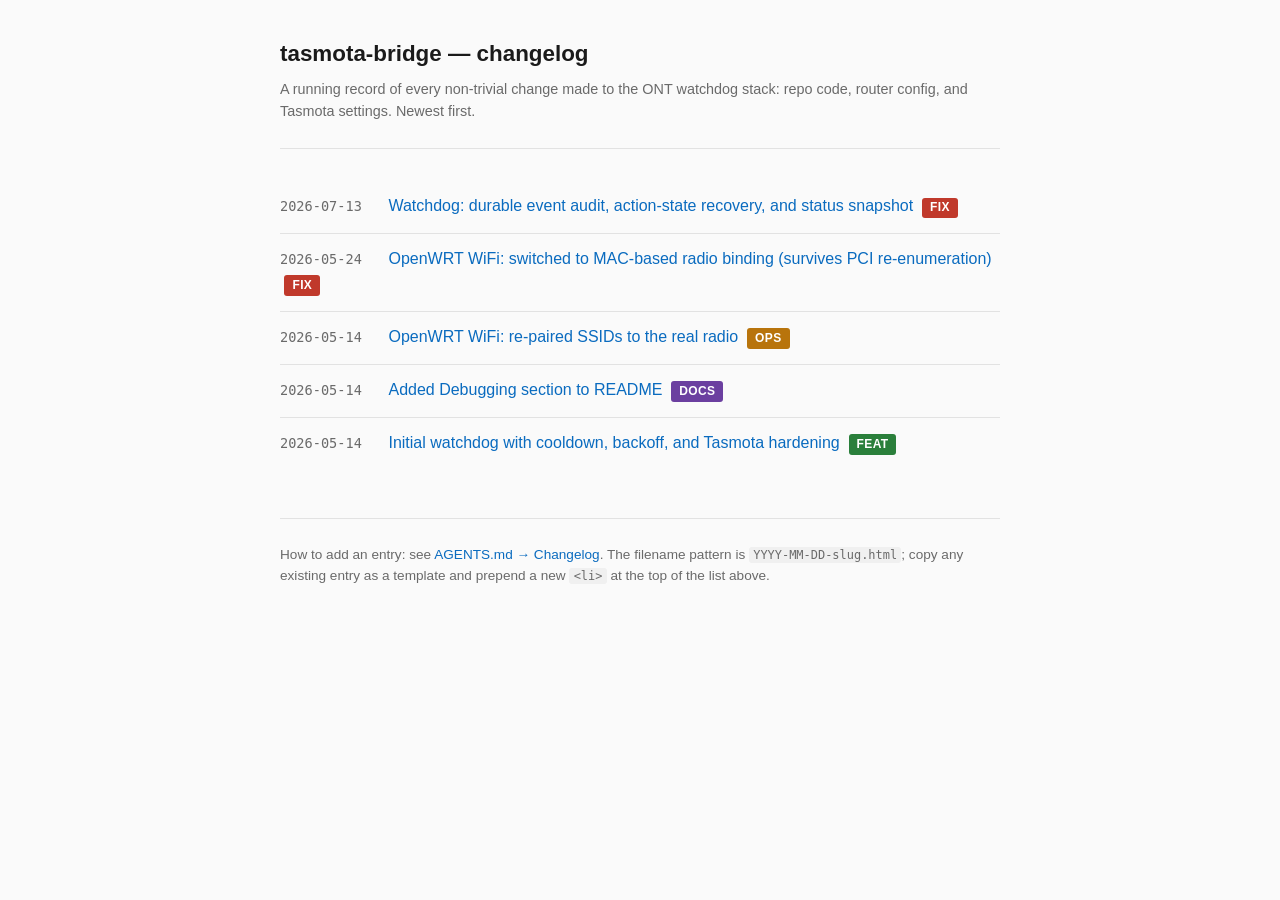
<file: changelog/index.html>
<!doctype html>
<html lang="en">
<head>
  <meta charset="utf-8">
  <meta name="viewport" content="width=device-width, initial-scale=1">
  <title>Changelog — tasmota-bridge</title>
  <link rel="stylesheet" href="style.css">
</head>
<body>
  <header class="site">
    <h1>tasmota-bridge — changelog</h1>
    <p class="sub">A running record of every non-trivial change made to the ONT watchdog stack: repo code, router config, and Tasmota settings. Newest first.</p>
  </header>

  <ul class="entry-list">
    <li>
      <span class="date">2026-07-13</span>
      <a href="2026-07-13-watchdog-audit-status.html">Watchdog: durable event audit, action-state recovery, and status snapshot</a>
      &nbsp;<span class="meta"><span class="tag fix">fix</span></span>
    </li>
    <li>
      <span class="date">2026-05-24</span>
      <a href="2026-05-24-openwrt-wifi-mac-binding.html">OpenWRT WiFi: switched to MAC-based radio binding (survives PCI re-enumeration)</a>
      &nbsp;<span class="meta"><span class="tag fix">fix</span></span>
    </li>
    <li>
      <span class="date">2026-05-14</span>
      <a href="2026-05-14-openwrt-wifi-fix.html">OpenWRT WiFi: re-paired SSIDs to the real radio</a>
      &nbsp;<span class="meta"><span class="tag ops">ops</span></span>
    </li>
    <li>
      <span class="date">2026-05-14</span>
      <a href="2026-05-14-debugging-docs.html">Added Debugging section to README</a>
      &nbsp;<span class="meta"><span class="tag docs">docs</span></span>
    </li>
    <li>
      <span class="date">2026-05-14</span>
      <a href="2026-05-14-watchdog-initial.html">Initial watchdog with cooldown, backoff, and Tasmota hardening</a>
      &nbsp;<span class="meta"><span class="tag feat">feat</span></span>
    </li>
  </ul>

  <footer class="entry-foot">
    <p>How to add an entry: see <a href="../AGENTS.md">AGENTS.md → Changelog</a>. The filename pattern is <code>YYYY-MM-DD-slug.html</code>; copy any existing entry as a template and prepend a new <code>&lt;li&gt;</code> at the top of the list above.</p>
  </footer>
</body>
</html>
</file>
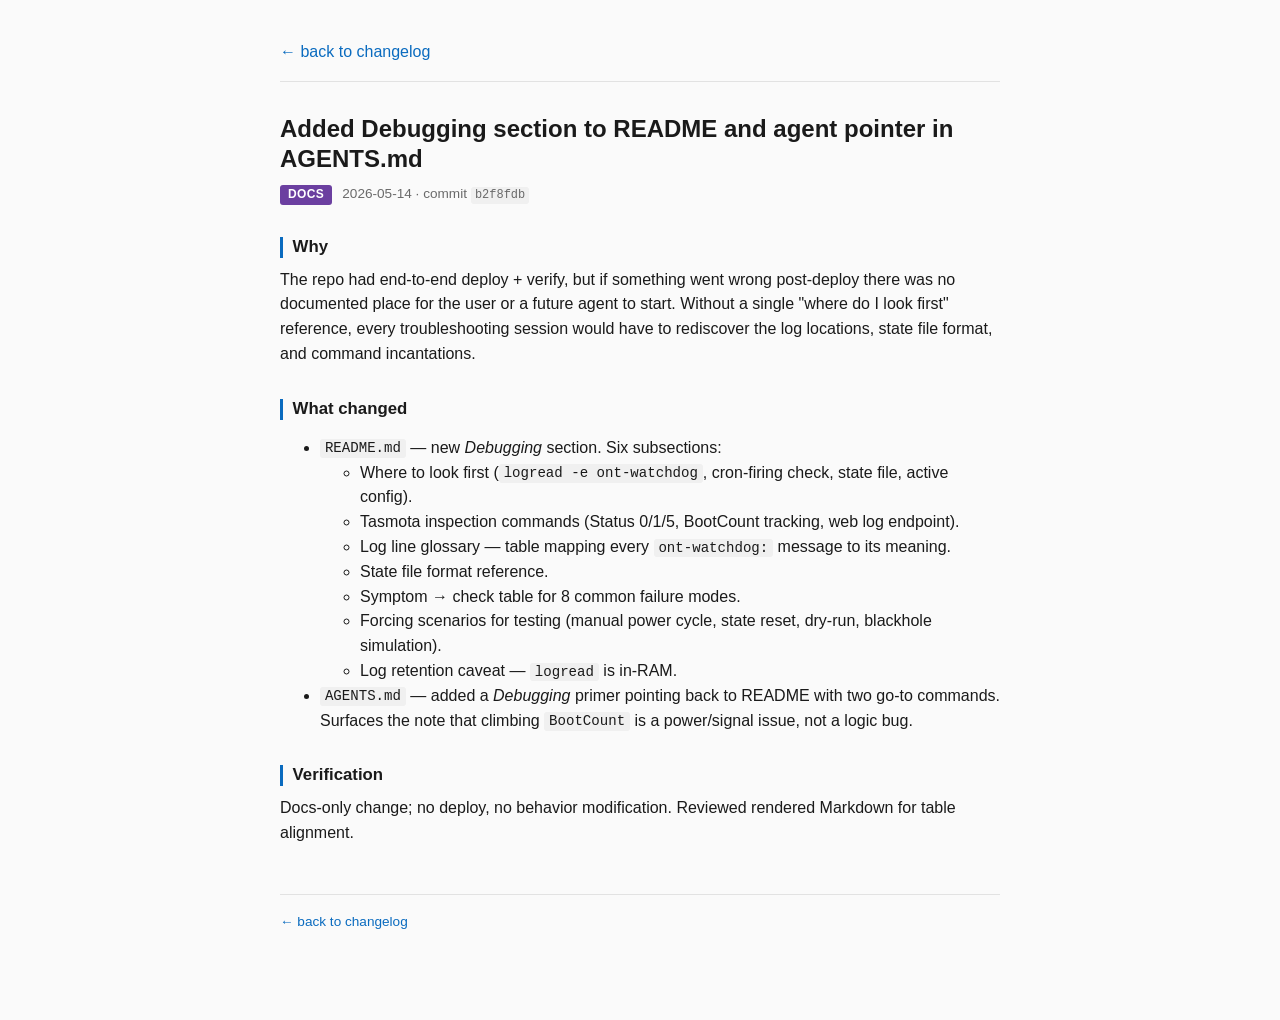
<file: changelog/2026-05-14-debugging-docs.html>
<!doctype html>
<html lang="en">
<head>
  <meta charset="utf-8">
  <meta name="viewport" content="width=device-width, initial-scale=1">
  <title>Debugging docs — tasmota-bridge changelog</title>
  <link rel="stylesheet" href="style.css">
</head>
<body>
  <header class="site">
    <a href="index.html">← back to changelog</a>
  </header>

  <article class="entry">
    <header>
      <h1>Added Debugging section to README and agent pointer in AGENTS.md</h1>
      <p class="meta">
        <span class="tag docs">docs</span>
        2026-05-14 &middot; commit <code>b2f8fdb</code>
      </p>
    </header>

    <section class="section">
      <h2>Why</h2>
      <p>The repo had end-to-end deploy + verify, but if something went wrong post-deploy there was no documented place for the user or a future agent to start. Without a single "where do I look first" reference, every troubleshooting session would have to rediscover the log locations, state file format, and command incantations.</p>
    </section>

    <section class="section">
      <h2>What changed</h2>
      <ul>
        <li><code>README.md</code> — new <em>Debugging</em> section. Six subsections:
          <ul>
            <li>Where to look first (<code>logread -e ont-watchdog</code>, cron-firing check, state file, active config).</li>
            <li>Tasmota inspection commands (Status 0/1/5, BootCount tracking, web log endpoint).</li>
            <li>Log line glossary — table mapping every <code>ont-watchdog:</code> message to its meaning.</li>
            <li>State file format reference.</li>
            <li>Symptom → check table for 8 common failure modes.</li>
            <li>Forcing scenarios for testing (manual power cycle, state reset, dry-run, blackhole simulation).</li>
            <li>Log retention caveat — <code>logread</code> is in-RAM.</li>
          </ul>
        </li>
        <li><code>AGENTS.md</code> — added a <em>Debugging</em> primer pointing back to README with two go-to commands. Surfaces the note that climbing <code>BootCount</code> is a power/signal issue, not a logic bug.</li>
      </ul>
    </section>

    <section class="section">
      <h2>Verification</h2>
      <p>Docs-only change; no deploy, no behavior modification. Reviewed rendered Markdown for table alignment.</p>
    </section>
  </article>

  <footer class="entry-foot">
    <a href="index.html">← back to changelog</a>
  </footer>
</body>
</html>
</file>
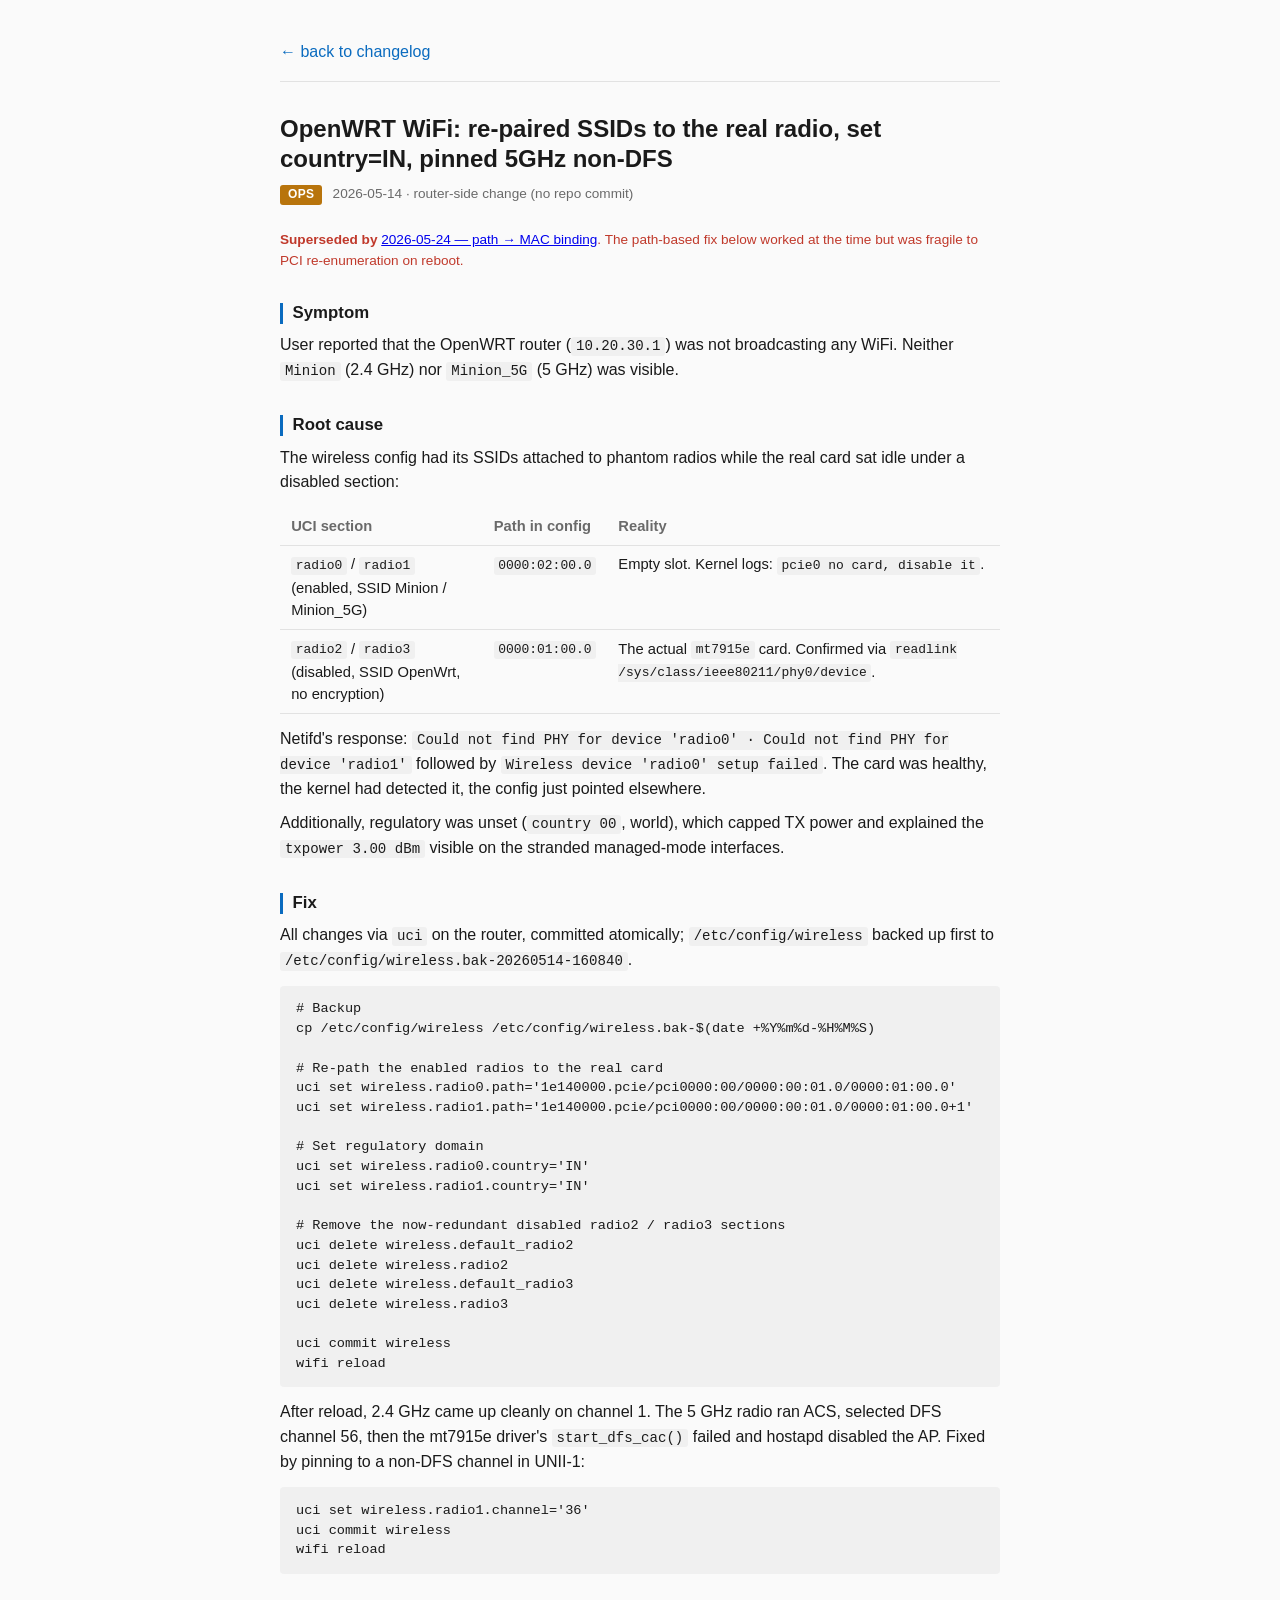
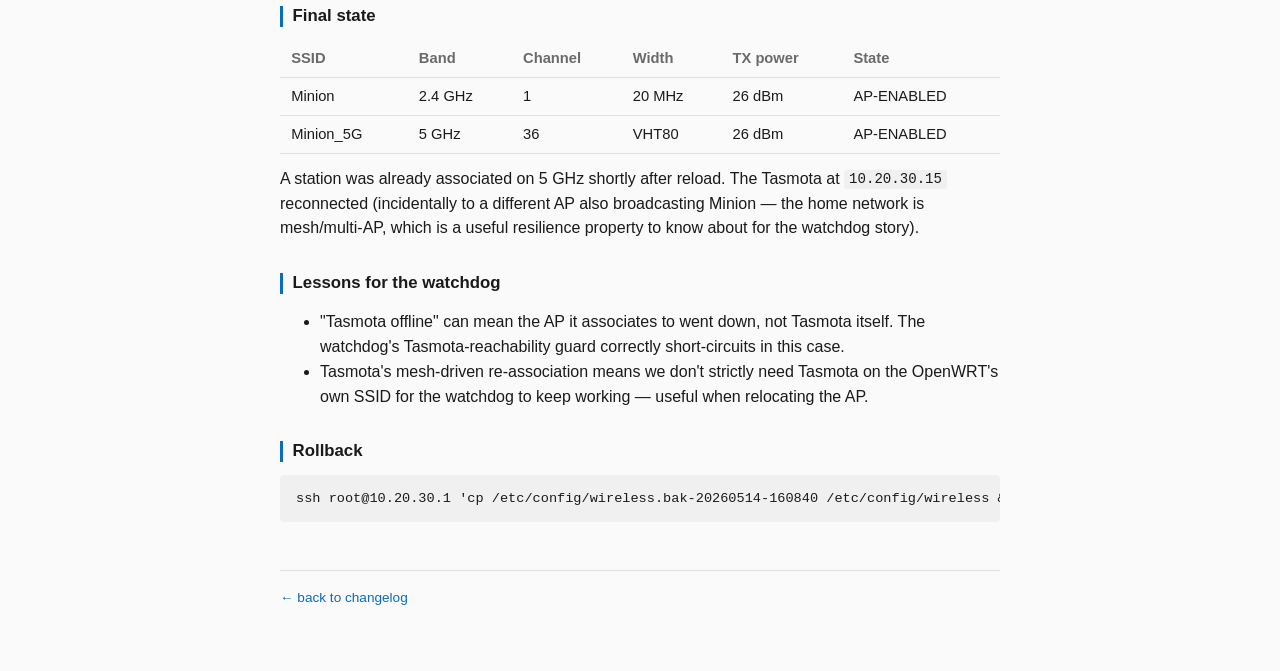
<file: changelog/2026-05-14-openwrt-wifi-fix.html>
<!doctype html>
<html lang="en">
<head>
  <meta charset="utf-8">
  <meta name="viewport" content="width=device-width, initial-scale=1">
  <title>OpenWRT WiFi fix — tasmota-bridge changelog</title>
  <link rel="stylesheet" href="style.css">
</head>
<body>
  <header class="site">
    <a href="index.html">← back to changelog</a>
  </header>

  <article class="entry">
    <header>
      <h1>OpenWRT WiFi: re-paired SSIDs to the real radio, set country=IN, pinned 5GHz non-DFS</h1>
      <p class="meta">
        <span class="tag ops">ops</span>
        2026-05-14 &middot; router-side change (no repo commit)
      </p>
      <p class="meta" style="color: var(--tag-fix);">
        <strong>Superseded by</strong>
        <a href="2026-05-24-openwrt-wifi-mac-binding.html">2026-05-24 — path → MAC binding</a>.
        The path-based fix below worked at the time but was fragile to PCI re-enumeration on reboot.
      </p>
    </header>

    <section class="section">
      <h2>Symptom</h2>
      <p>User reported that the OpenWRT router (<code>10.20.30.1</code>) was not broadcasting any WiFi. Neither <code>Minion</code> (2.4&nbsp;GHz) nor <code>Minion_5G</code> (5&nbsp;GHz) was visible.</p>
    </section>

    <section class="section">
      <h2>Root cause</h2>
      <p>The wireless config had its SSIDs attached to phantom radios while the real card sat idle under a disabled section:</p>
      <table>
        <tr><th>UCI section</th><th>Path in config</th><th>Reality</th></tr>
        <tr><td><code>radio0</code> / <code>radio1</code> (enabled, SSID Minion / Minion_5G)</td><td><code>0000:02:00.0</code></td><td>Empty slot. Kernel logs: <code>pcie0 no card, disable it</code>.</td></tr>
        <tr><td><code>radio2</code> / <code>radio3</code> (disabled, SSID OpenWrt, no encryption)</td><td><code>0000:01:00.0</code></td><td>The actual <code>mt7915e</code> card. Confirmed via <code>readlink /sys/class/ieee80211/phy0/device</code>.</td></tr>
      </table>
      <p>Netifd's response: <code>Could not find PHY for device 'radio0' &middot; Could not find PHY for device 'radio1'</code> followed by <code>Wireless device 'radio0' setup failed</code>. The card was healthy, the kernel had detected it, the config just pointed elsewhere.</p>
      <p>Additionally, regulatory was unset (<code>country 00</code>, world), which capped TX power and explained the <code>txpower 3.00 dBm</code> visible on the stranded managed-mode interfaces.</p>
    </section>

    <section class="section">
      <h2>Fix</h2>
      <p>All changes via <code>uci</code> on the router, committed atomically; <code>/etc/config/wireless</code> backed up first to <code>/etc/config/wireless.bak-20260514-160840</code>.</p>
      <pre><code># Backup
cp /etc/config/wireless /etc/config/wireless.bak-$(date +%Y%m%d-%H%M%S)

# Re-path the enabled radios to the real card
uci set wireless.radio0.path='1e140000.pcie/pci0000:00/0000:00:01.0/0000:01:00.0'
uci set wireless.radio1.path='1e140000.pcie/pci0000:00/0000:00:01.0/0000:01:00.0+1'

# Set regulatory domain
uci set wireless.radio0.country='IN'
uci set wireless.radio1.country='IN'

# Remove the now-redundant disabled radio2 / radio3 sections
uci delete wireless.default_radio2
uci delete wireless.radio2
uci delete wireless.default_radio3
uci delete wireless.radio3

uci commit wireless
wifi reload</code></pre>
      <p>After reload, 2.4&nbsp;GHz came up cleanly on channel 1. The 5&nbsp;GHz radio ran ACS, selected DFS channel 56, then the mt7915e driver's <code>start_dfs_cac()</code> failed and hostapd disabled the AP. Fixed by pinning to a non-DFS channel in UNII-1:</p>
      <pre><code>uci set wireless.radio1.channel='36'
uci commit wireless
wifi reload</code></pre>
    </section>

    <section class="section">
      <h2>Final state</h2>
      <table>
        <tr><th>SSID</th><th>Band</th><th>Channel</th><th>Width</th><th>TX power</th><th>State</th></tr>
        <tr><td>Minion</td><td>2.4&nbsp;GHz</td><td>1</td><td>20&nbsp;MHz</td><td>26&nbsp;dBm</td><td>AP-ENABLED</td></tr>
        <tr><td>Minion_5G</td><td>5&nbsp;GHz</td><td>36</td><td>VHT80</td><td>26&nbsp;dBm</td><td>AP-ENABLED</td></tr>
      </table>
      <p>A station was already associated on 5&nbsp;GHz shortly after reload. The Tasmota at <code>10.20.30.15</code> reconnected (incidentally to a different AP also broadcasting Minion — the home network is mesh/multi-AP, which is a useful resilience property to know about for the watchdog story).</p>
    </section>

    <section class="section">
      <h2>Lessons for the watchdog</h2>
      <ul>
        <li>"Tasmota offline" can mean the AP it associates to went down, not Tasmota itself. The watchdog's Tasmota-reachability guard correctly short-circuits in this case.</li>
        <li>Tasmota's mesh-driven re-association means we don't strictly need Tasmota on the OpenWRT's own SSID for the watchdog to keep working — useful when relocating the AP.</li>
      </ul>
    </section>

    <section class="section">
      <h2>Rollback</h2>
      <pre><code>ssh root@10.20.30.1 'cp /etc/config/wireless.bak-20260514-160840 /etc/config/wireless && wifi reload'</code></pre>
    </section>
  </article>

  <footer class="entry-foot">
    <a href="index.html">← back to changelog</a>
  </footer>
</body>
</html>
</file>
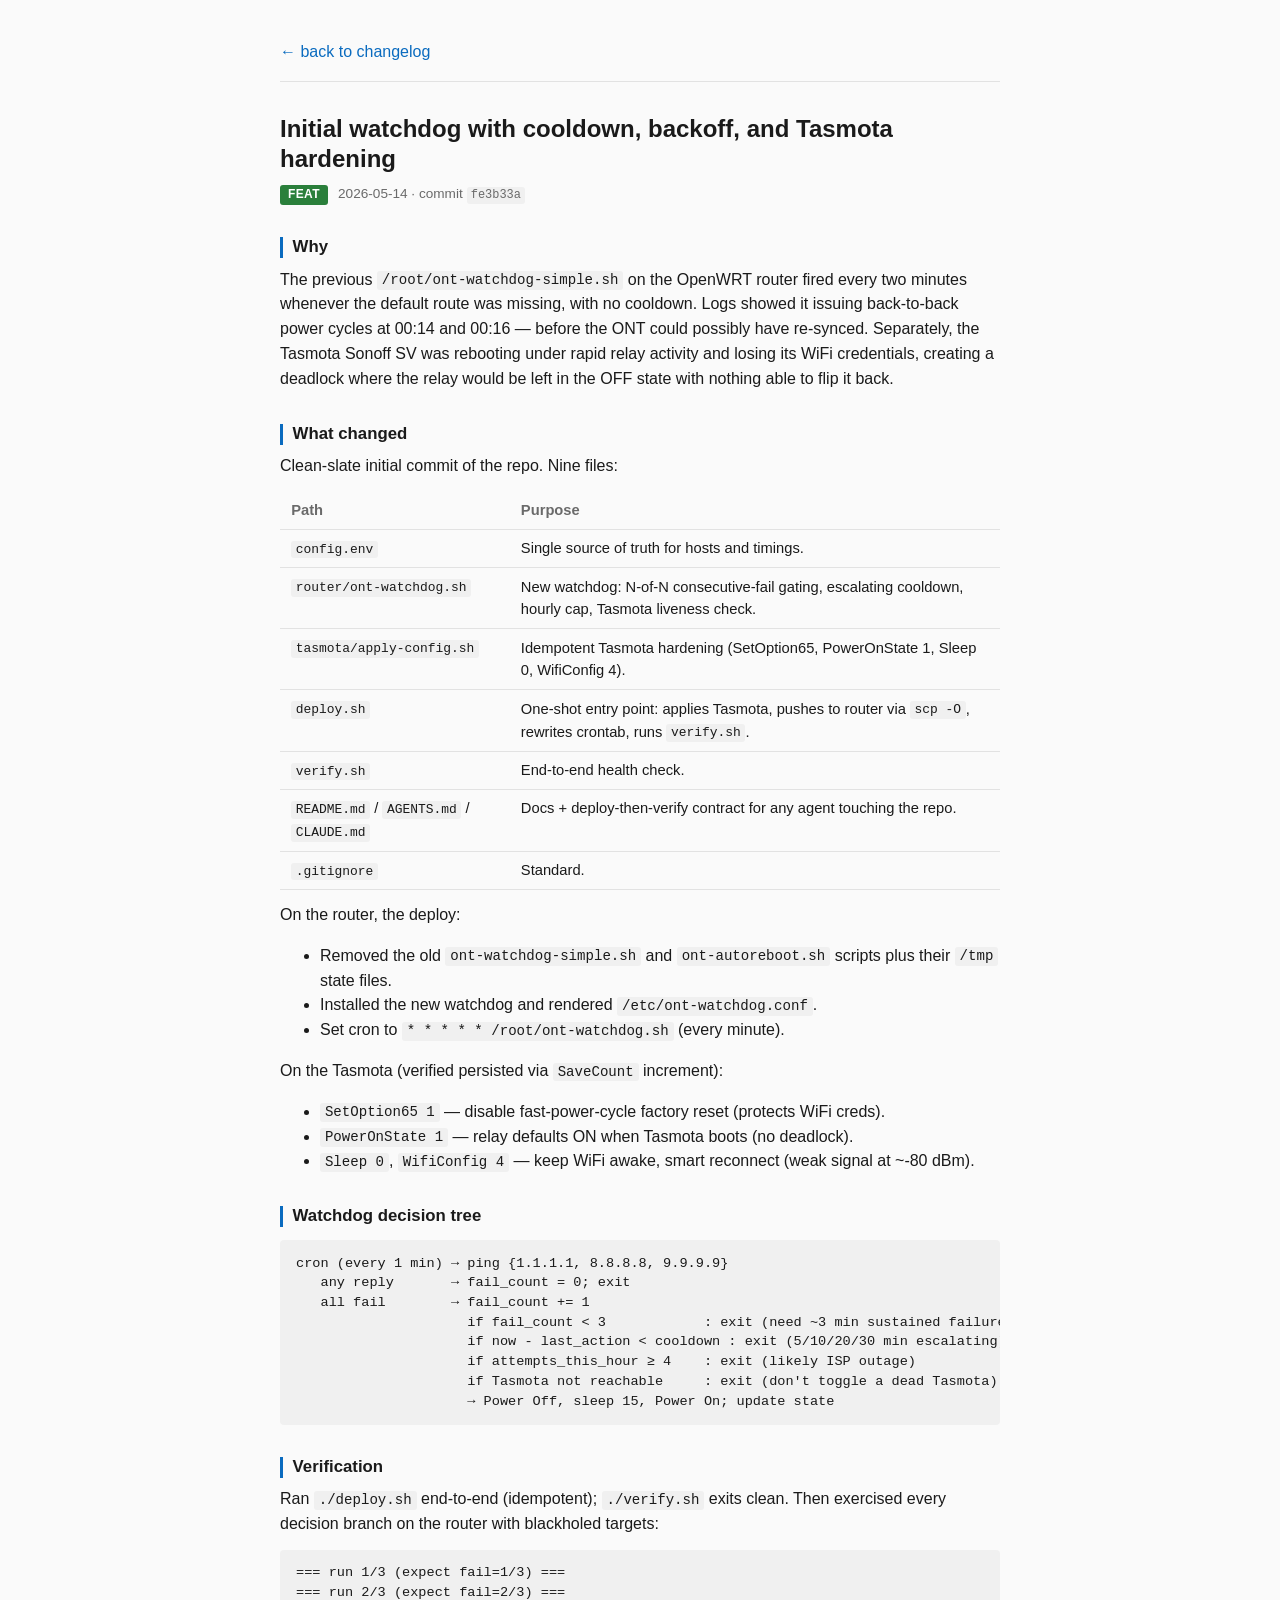
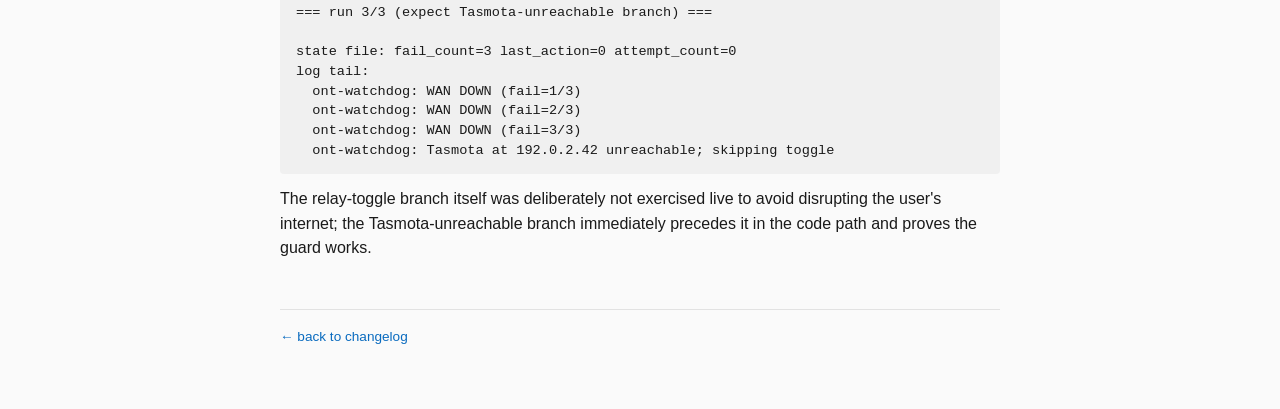
<file: changelog/2026-05-14-watchdog-initial.html>
<!doctype html>
<html lang="en">
<head>
  <meta charset="utf-8">
  <meta name="viewport" content="width=device-width, initial-scale=1">
  <title>Initial watchdog — tasmota-bridge changelog</title>
  <link rel="stylesheet" href="style.css">
</head>
<body>
  <header class="site">
    <a href="index.html">← back to changelog</a>
  </header>

  <article class="entry">
    <header>
      <h1>Initial watchdog with cooldown, backoff, and Tasmota hardening</h1>
      <p class="meta">
        <span class="tag feat">feat</span>
        2026-05-14 &middot; commit <code>fe3b33a</code>
      </p>
    </header>

    <section class="section">
      <h2>Why</h2>
      <p>The previous <code>/root/ont-watchdog-simple.sh</code> on the OpenWRT router fired every two minutes whenever the default route was missing, with no cooldown. Logs showed it issuing back-to-back power cycles at 00:14 and 00:16 — before the ONT could possibly have re-synced. Separately, the Tasmota Sonoff SV was rebooting under rapid relay activity and losing its WiFi credentials, creating a deadlock where the relay would be left in the OFF state with nothing able to flip it back.</p>
    </section>

    <section class="section">
      <h2>What changed</h2>
      <p>Clean-slate initial commit of the repo. Nine files:</p>
      <table>
        <tr><th>Path</th><th>Purpose</th></tr>
        <tr><td><code>config.env</code></td><td>Single source of truth for hosts and timings.</td></tr>
        <tr><td><code>router/ont-watchdog.sh</code></td><td>New watchdog: N-of-N consecutive-fail gating, escalating cooldown, hourly cap, Tasmota liveness check.</td></tr>
        <tr><td><code>tasmota/apply-config.sh</code></td><td>Idempotent Tasmota hardening (SetOption65, PowerOnState 1, Sleep 0, WifiConfig 4).</td></tr>
        <tr><td><code>deploy.sh</code></td><td>One-shot entry point: applies Tasmota, pushes to router via <code>scp -O</code>, rewrites crontab, runs <code>verify.sh</code>.</td></tr>
        <tr><td><code>verify.sh</code></td><td>End-to-end health check.</td></tr>
        <tr><td><code>README.md</code> / <code>AGENTS.md</code> / <code>CLAUDE.md</code></td><td>Docs + deploy-then-verify contract for any agent touching the repo.</td></tr>
        <tr><td><code>.gitignore</code></td><td>Standard.</td></tr>
      </table>
      <p>On the router, the deploy:</p>
      <ul>
        <li>Removed the old <code>ont-watchdog-simple.sh</code> and <code>ont-autoreboot.sh</code> scripts plus their <code>/tmp</code> state files.</li>
        <li>Installed the new watchdog and rendered <code>/etc/ont-watchdog.conf</code>.</li>
        <li>Set cron to <code>* * * * * /root/ont-watchdog.sh</code> (every minute).</li>
      </ul>
      <p>On the Tasmota (verified persisted via <code>SaveCount</code> increment):</p>
      <ul>
        <li><code>SetOption65 1</code> — disable fast-power-cycle factory reset (protects WiFi creds).</li>
        <li><code>PowerOnState 1</code> — relay defaults ON when Tasmota boots (no deadlock).</li>
        <li><code>Sleep 0</code>, <code>WifiConfig 4</code> — keep WiFi awake, smart reconnect (weak signal at ~-80 dBm).</li>
      </ul>
    </section>

    <section class="section">
      <h2>Watchdog decision tree</h2>
      <pre><code>cron (every 1 min) → ping {1.1.1.1, 8.8.8.8, 9.9.9.9}
   any reply       → fail_count = 0; exit
   all fail        → fail_count += 1
                     if fail_count &lt; 3            : exit (need ~3 min sustained failure)
                     if now - last_action &lt; cooldown : exit (5/10/20/30 min escalating)
                     if attempts_this_hour ≥ 4    : exit (likely ISP outage)
                     if Tasmota not reachable     : exit (don't toggle a dead Tasmota)
                     → Power Off, sleep 15, Power On; update state</code></pre>
    </section>

    <section class="section">
      <h2>Verification</h2>
      <p>Ran <code>./deploy.sh</code> end-to-end (idempotent); <code>./verify.sh</code> exits clean. Then exercised every decision branch on the router with blackholed targets:</p>
      <pre><code>=== run 1/3 (expect fail=1/3) ===
=== run 2/3 (expect fail=2/3) ===
=== run 3/3 (expect Tasmota-unreachable branch) ===

state file: fail_count=3 last_action=0 attempt_count=0
log tail:
  ont-watchdog: WAN DOWN (fail=1/3)
  ont-watchdog: WAN DOWN (fail=2/3)
  ont-watchdog: WAN DOWN (fail=3/3)
  ont-watchdog: Tasmota at 192.0.2.42 unreachable; skipping toggle</code></pre>
      <p>The relay-toggle branch itself was deliberately not exercised live to avoid disrupting the user's internet; the Tasmota-unreachable branch immediately precedes it in the code path and proves the guard works.</p>
    </section>
  </article>

  <footer class="entry-foot">
    <a href="index.html">← back to changelog</a>
  </footer>
</body>
</html>
</file>
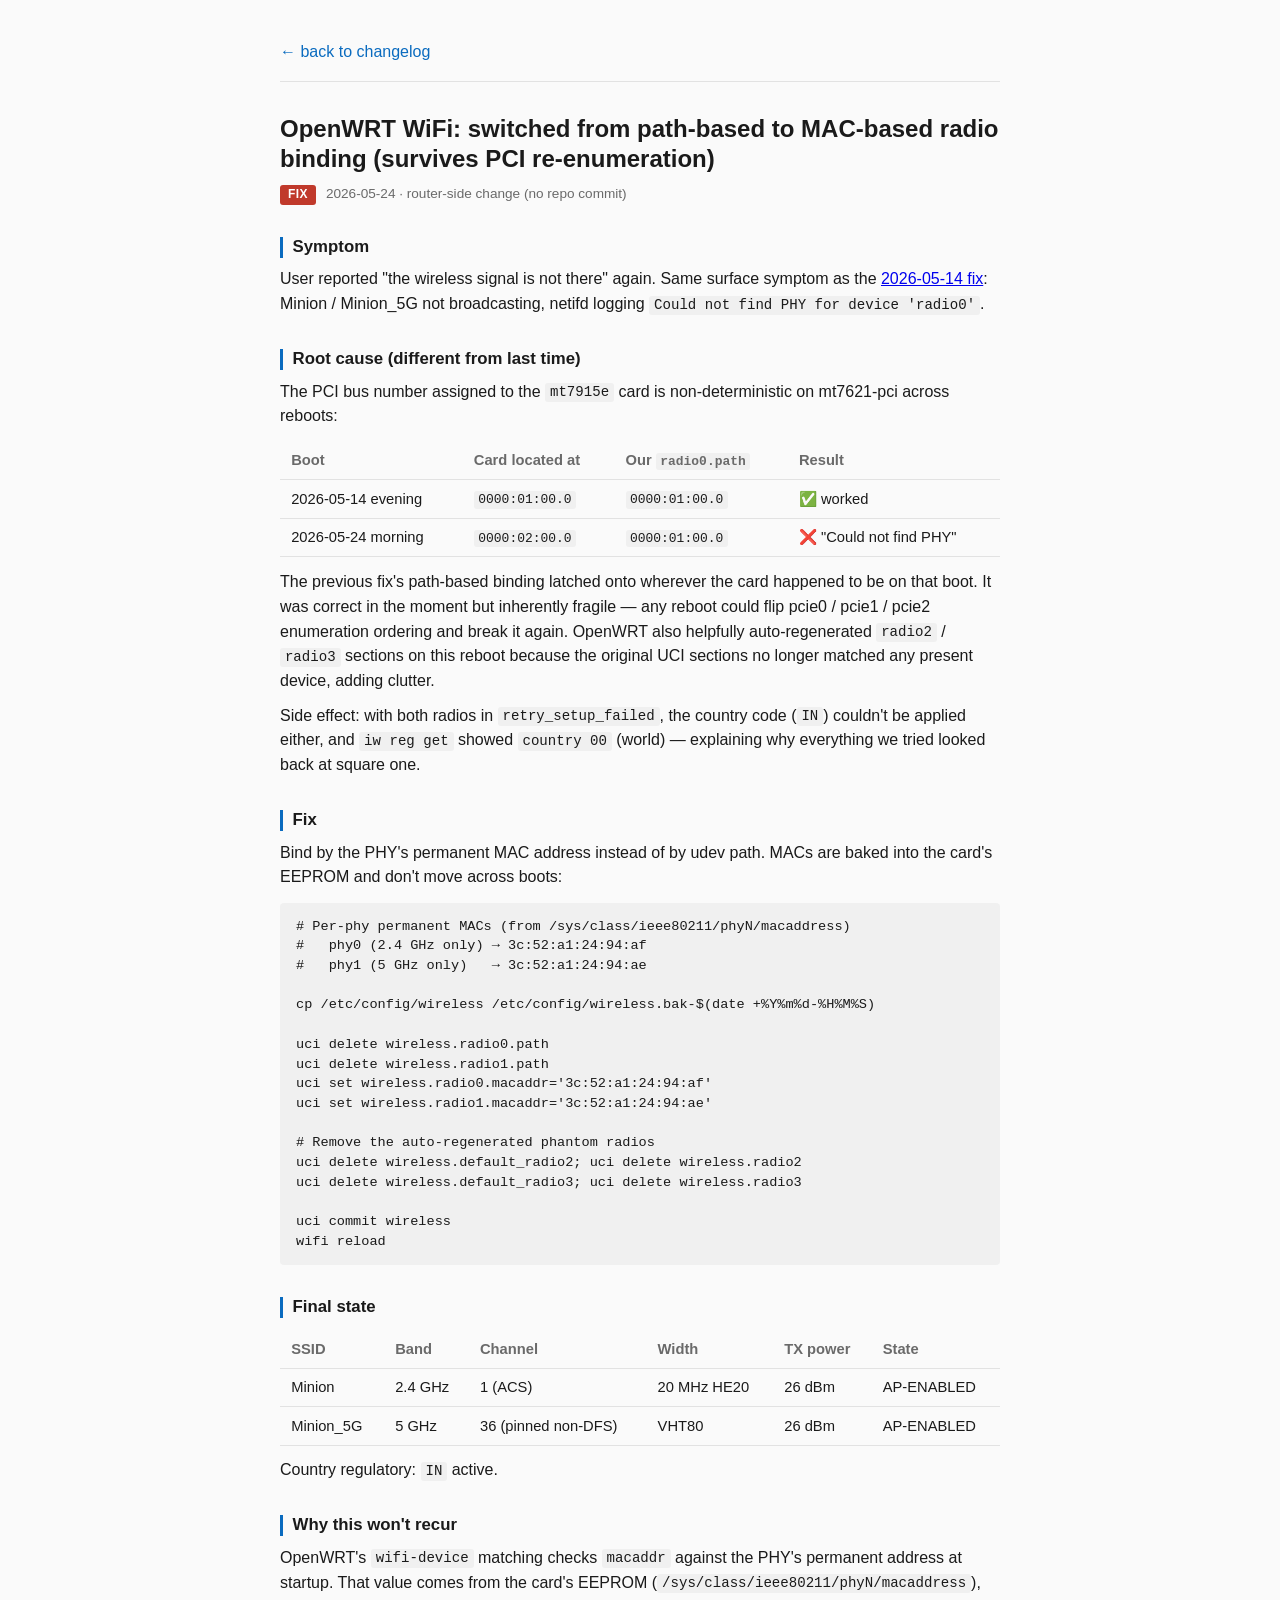
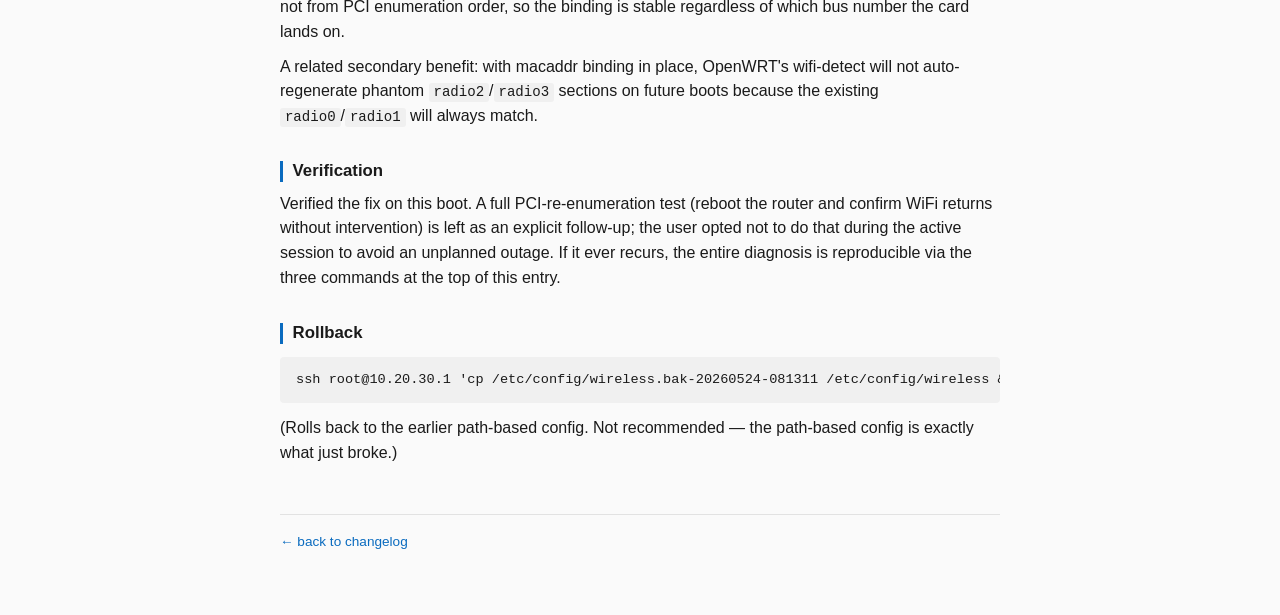
<file: changelog/2026-05-24-openwrt-wifi-mac-binding.html>
<!doctype html>
<html lang="en">
<head>
  <meta charset="utf-8">
  <meta name="viewport" content="width=device-width, initial-scale=1">
  <title>WiFi MAC binding fix — tasmota-bridge changelog</title>
  <link rel="stylesheet" href="style.css">
</head>
<body>
  <header class="site">
    <a href="index.html">← back to changelog</a>
  </header>

  <article class="entry">
    <header>
      <h1>OpenWRT WiFi: switched from path-based to MAC-based radio binding (survives PCI re-enumeration)</h1>
      <p class="meta">
        <span class="tag fix">fix</span>
        2026-05-24 &middot; router-side change (no repo commit)
      </p>
    </header>

    <section class="section">
      <h2>Symptom</h2>
      <p>User reported "the wireless signal is not there" again. Same surface symptom as the <a href="2026-05-14-openwrt-wifi-fix.html">2026-05-14 fix</a>: Minion / Minion_5G not broadcasting, netifd logging <code>Could not find PHY for device 'radio0'</code>.</p>
    </section>

    <section class="section">
      <h2>Root cause (different from last time)</h2>
      <p>The PCI bus number assigned to the <code>mt7915e</code> card is non-deterministic on mt7621-pci across reboots:</p>
      <table>
        <tr><th>Boot</th><th>Card located at</th><th>Our <code>radio0.path</code></th><th>Result</th></tr>
        <tr><td>2026-05-14 evening</td><td><code>0000:01:00.0</code></td><td><code>0000:01:00.0</code></td><td>✅ worked</td></tr>
        <tr><td>2026-05-24 morning</td><td><code>0000:02:00.0</code></td><td><code>0000:01:00.0</code></td><td>❌ "Could not find PHY"</td></tr>
      </table>
      <p>The previous fix's path-based binding latched onto wherever the card happened to be on that boot. It was correct in the moment but inherently fragile — any reboot could flip pcie0 / pcie1 / pcie2 enumeration ordering and break it again. OpenWRT also helpfully auto-regenerated <code>radio2</code> / <code>radio3</code> sections on this reboot because the original UCI sections no longer matched any present device, adding clutter.</p>
      <p>Side effect: with both radios in <code>retry_setup_failed</code>, the country code (<code>IN</code>) couldn't be applied either, and <code>iw reg get</code> showed <code>country 00</code> (world) — explaining why everything we tried looked back at square one.</p>
    </section>

    <section class="section">
      <h2>Fix</h2>
      <p>Bind by the PHY's permanent MAC address instead of by udev path. MACs are baked into the card's EEPROM and don't move across boots:</p>
      <pre><code># Per-phy permanent MACs (from /sys/class/ieee80211/phyN/macaddress)
#   phy0 (2.4 GHz only) → 3c:52:a1:24:94:af
#   phy1 (5 GHz only)   → 3c:52:a1:24:94:ae

cp /etc/config/wireless /etc/config/wireless.bak-$(date +%Y%m%d-%H%M%S)

uci delete wireless.radio0.path
uci delete wireless.radio1.path
uci set wireless.radio0.macaddr='3c:52:a1:24:94:af'
uci set wireless.radio1.macaddr='3c:52:a1:24:94:ae'

# Remove the auto-regenerated phantom radios
uci delete wireless.default_radio2; uci delete wireless.radio2
uci delete wireless.default_radio3; uci delete wireless.radio3

uci commit wireless
wifi reload</code></pre>
    </section>

    <section class="section">
      <h2>Final state</h2>
      <table>
        <tr><th>SSID</th><th>Band</th><th>Channel</th><th>Width</th><th>TX power</th><th>State</th></tr>
        <tr><td>Minion</td><td>2.4 GHz</td><td>1 (ACS)</td><td>20 MHz HE20</td><td>26 dBm</td><td>AP-ENABLED</td></tr>
        <tr><td>Minion_5G</td><td>5 GHz</td><td>36 (pinned non-DFS)</td><td>VHT80</td><td>26 dBm</td><td>AP-ENABLED</td></tr>
      </table>
      <p>Country regulatory: <code>IN</code> active.</p>
    </section>

    <section class="section">
      <h2>Why this won't recur</h2>
      <p>OpenWRT's <code>wifi-device</code> matching checks <code>macaddr</code> against the PHY's permanent address at startup. That value comes from the card's EEPROM (<code>/sys/class/ieee80211/phyN/macaddress</code>), not from PCI enumeration order, so the binding is stable regardless of which bus number the card lands on.</p>
      <p>A related secondary benefit: with macaddr binding in place, OpenWRT's wifi-detect will not auto-regenerate phantom <code>radio2</code>/<code>radio3</code> sections on future boots because the existing <code>radio0</code>/<code>radio1</code> will always match.</p>
    </section>

    <section class="section">
      <h2>Verification</h2>
      <p>Verified the fix on this boot. A full PCI-re-enumeration test (reboot the router and confirm WiFi returns without intervention) is left as an explicit follow-up; the user opted not to do that during the active session to avoid an unplanned outage. If it ever recurs, the entire diagnosis is reproducible via the three commands at the top of this entry.</p>
    </section>

    <section class="section">
      <h2>Rollback</h2>
      <pre><code>ssh root@10.20.30.1 'cp /etc/config/wireless.bak-20260524-081311 /etc/config/wireless && wifi reload'</code></pre>
      <p>(Rolls back to the earlier path-based config. Not recommended — the path-based config is exactly what just broke.)</p>
    </section>
  </article>

  <footer class="entry-foot">
    <a href="index.html">← back to changelog</a>
  </footer>
</body>
</html>
</file>
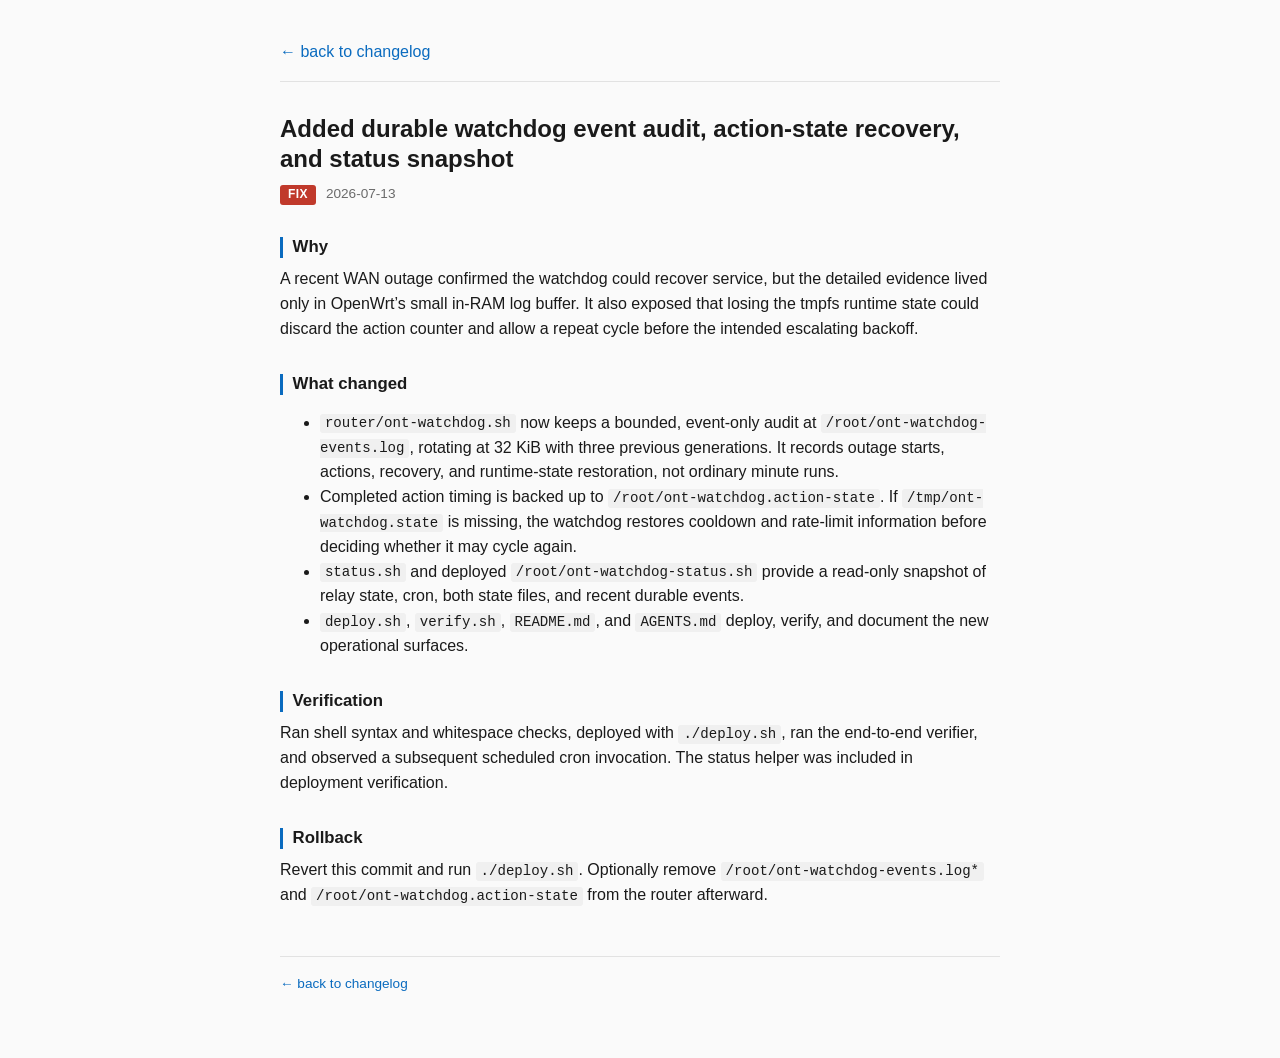
<file: changelog/2026-07-13-watchdog-audit-status.html>
<!doctype html>
<html lang="en">
<head>
  <meta charset="utf-8">
  <meta name="viewport" content="width=device-width, initial-scale=1">
  <title>Watchdog durable audit and status — tasmota-bridge changelog</title>
  <link rel="stylesheet" href="style.css">
</head>
<body>
  <header class="site">
    <a href="index.html">← back to changelog</a>
  </header>

  <article class="entry">
    <header>
      <h1>Added durable watchdog event audit, action-state recovery, and status snapshot</h1>
      <p class="meta">
        <span class="tag fix">fix</span>
        2026-07-13
      </p>
    </header>

    <section class="section">
      <h2>Why</h2>
      <p>A recent WAN outage confirmed the watchdog could recover service, but the detailed evidence lived only in OpenWrt&rsquo;s small in-RAM log buffer. It also exposed that losing the tmpfs runtime state could discard the action counter and allow a repeat cycle before the intended escalating backoff.</p>
    </section>

    <section class="section">
      <h2>What changed</h2>
      <ul>
        <li><code>router/ont-watchdog.sh</code> now keeps a bounded, event-only audit at <code>/root/ont-watchdog-events.log</code>, rotating at 32 KiB with three previous generations. It records outage starts, actions, recovery, and runtime-state restoration, not ordinary minute runs.</li>
        <li>Completed action timing is backed up to <code>/root/ont-watchdog.action-state</code>. If <code>/tmp/ont-watchdog.state</code> is missing, the watchdog restores cooldown and rate-limit information before deciding whether it may cycle again.</li>
        <li><code>status.sh</code> and deployed <code>/root/ont-watchdog-status.sh</code> provide a read-only snapshot of relay state, cron, both state files, and recent durable events.</li>
        <li><code>deploy.sh</code>, <code>verify.sh</code>, <code>README.md</code>, and <code>AGENTS.md</code> deploy, verify, and document the new operational surfaces.</li>
      </ul>
    </section>

    <section class="section">
      <h2>Verification</h2>
      <p>Ran shell syntax and whitespace checks, deployed with <code>./deploy.sh</code>, ran the end-to-end verifier, and observed a subsequent scheduled cron invocation. The status helper was included in deployment verification.</p>
    </section>

    <section class="section">
      <h2>Rollback</h2>
      <p>Revert this commit and run <code>./deploy.sh</code>. Optionally remove <code>/root/ont-watchdog-events.log*</code> and <code>/root/ont-watchdog.action-state</code> from the router afterward.</p>
    </section>
  </article>

  <footer class="entry-foot">
    <a href="index.html">← back to changelog</a>
  </footer>
</body>
</html>
</file>
<file: changelog/style.css>
:root {
  --fg: #1a1a1a;
  --fg-muted: #6a6a6a;
  --bg: #fafafa;
  --bg-code: #f0f0f0;
  --accent: #0a6bbf;
  --border: #e2e2e2;
  --tag-feat: #2a7f3b;
  --tag-docs: #6b3fa0;
  --tag-ops:  #b8740c;
  --tag-fix:  #c0392b;
}

* { box-sizing: border-box; }

body {
  font-family: -apple-system, BlinkMacSystemFont, "Segoe UI", Roboto, sans-serif;
  font-size: 16px;
  line-height: 1.55;
  color: var(--fg);
  background: var(--bg);
  max-width: 760px;
  margin: 0 auto;
  padding: 2.5rem 1.25rem 4rem;
}

header.site {
  border-bottom: 1px solid var(--border);
  padding-bottom: 1rem;
  margin-bottom: 2rem;
}

header.site h1 {
  font-size: 1.4rem;
  margin: 0 0 0.25rem;
}

header.site .sub {
  color: var(--fg-muted);
  font-size: 0.9rem;
}

header.site a, header.site a:visited {
  color: var(--accent);
  text-decoration: none;
}

h1, h2, h3 { line-height: 1.25; }

article.entry header h1 {
  font-size: 1.5rem;
  margin: 0 0 0.4rem;
}

.meta {
  color: var(--fg-muted);
  font-size: 0.85rem;
  margin-bottom: 1.5rem;
}

.meta .tag {
  display: inline-block;
  padding: 0.05rem 0.5rem;
  border-radius: 3px;
  color: white;
  font-size: 0.75rem;
  font-weight: 600;
  letter-spacing: 0.03em;
  text-transform: uppercase;
  margin-right: 0.4rem;
}

.tag.feat { background: var(--tag-feat); }
.tag.docs { background: var(--tag-docs); }
.tag.ops  { background: var(--tag-ops);  }
.tag.fix  { background: var(--tag-fix);  }

section.section {
  margin: 2rem 0;
}

section.section h2 {
  font-size: 1.05rem;
  margin: 0 0 0.6rem;
  color: var(--fg);
  border-left: 3px solid var(--accent);
  padding-left: 0.6rem;
}

p { margin: 0.6rem 0; }

code {
  font-family: ui-monospace, "SF Mono", Menlo, Consolas, monospace;
  background: var(--bg-code);
  padding: 0.1em 0.35em;
  border-radius: 3px;
  font-size: 0.88em;
}

pre {
  background: var(--bg-code);
  padding: 0.85rem 1rem;
  border-radius: 4px;
  overflow-x: auto;
  font-size: 0.85rem;
  line-height: 1.45;
  margin: 0.8rem 0;
}

pre code {
  background: transparent;
  padding: 0;
  font-size: inherit;
}

ul.entry-list {
  list-style: none;
  padding: 0;
}

ul.entry-list li {
  border-bottom: 1px solid var(--border);
  padding: 0.85rem 0;
}

ul.entry-list li:last-child {
  border-bottom: none;
}

ul.entry-list a {
  color: var(--accent);
  text-decoration: none;
  font-weight: 500;
}

ul.entry-list a:hover { text-decoration: underline; }

ul.entry-list .date {
  display: inline-block;
  width: 6.5rem;
  color: var(--fg-muted);
  font-family: ui-monospace, "SF Mono", Menlo, monospace;
  font-size: 0.85rem;
}

footer.entry-foot {
  margin-top: 3rem;
  padding-top: 1rem;
  border-top: 1px solid var(--border);
  color: var(--fg-muted);
  font-size: 0.85rem;
}

footer.entry-foot a, footer.entry-foot a:visited {
  color: var(--accent);
  text-decoration: none;
}

table {
  border-collapse: collapse;
  width: 100%;
  margin: 0.8rem 0;
  font-size: 0.92rem;
}

th, td {
  text-align: left;
  padding: 0.45rem 0.7rem;
  border-bottom: 1px solid var(--border);
  vertical-align: top;
}

th { color: var(--fg-muted); font-weight: 600; }
</file>
